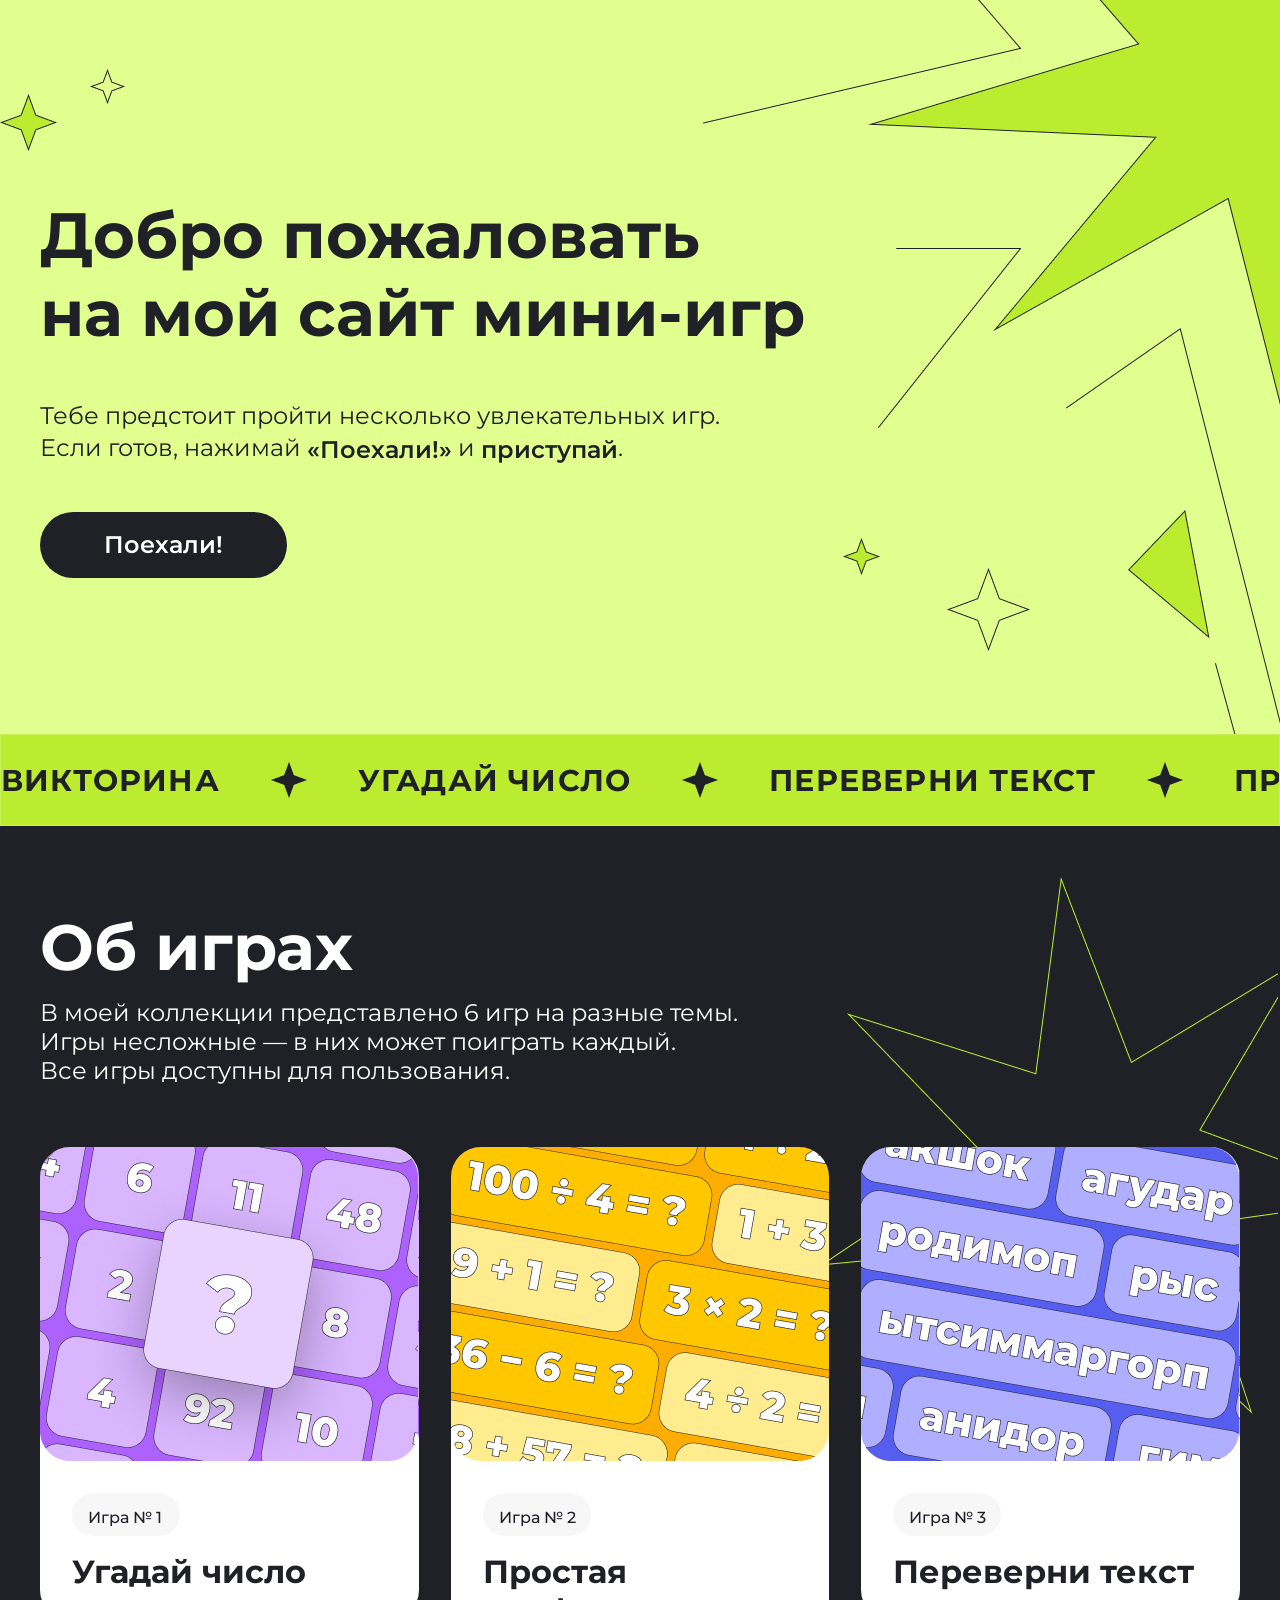
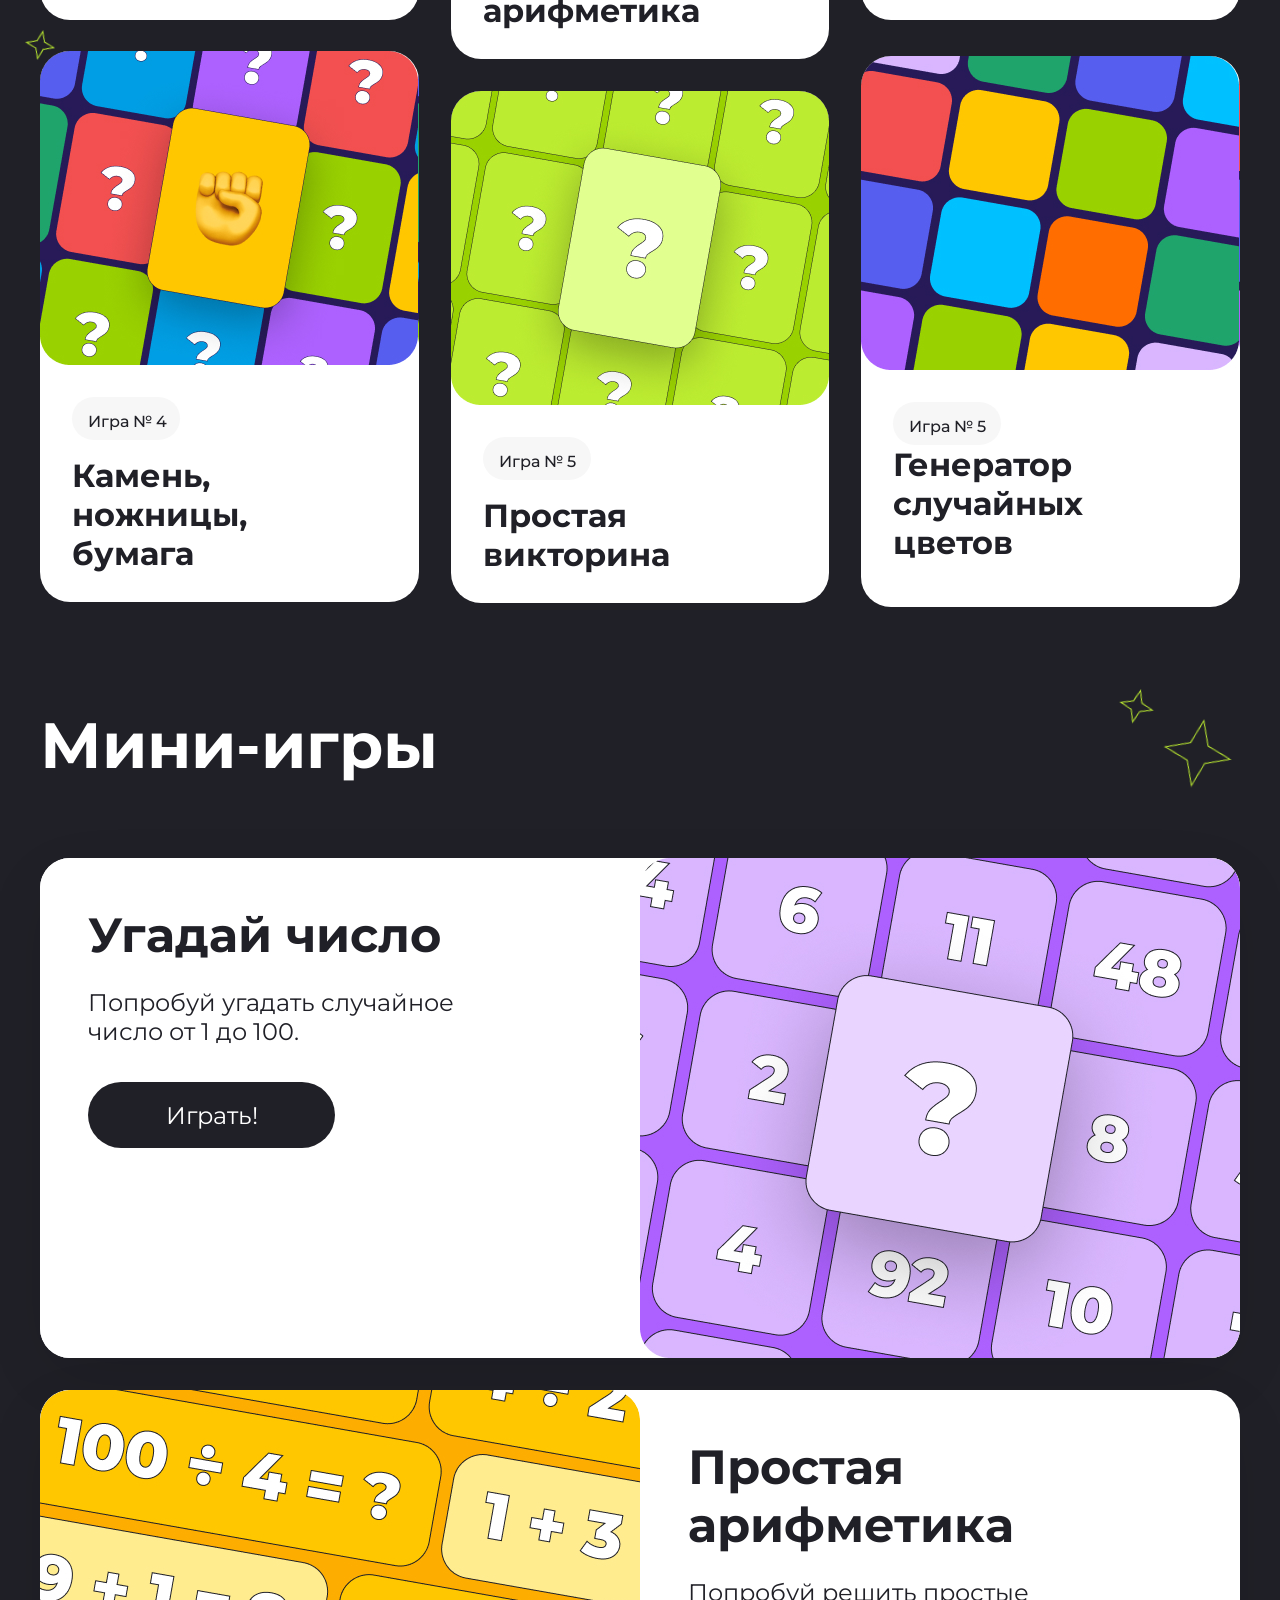
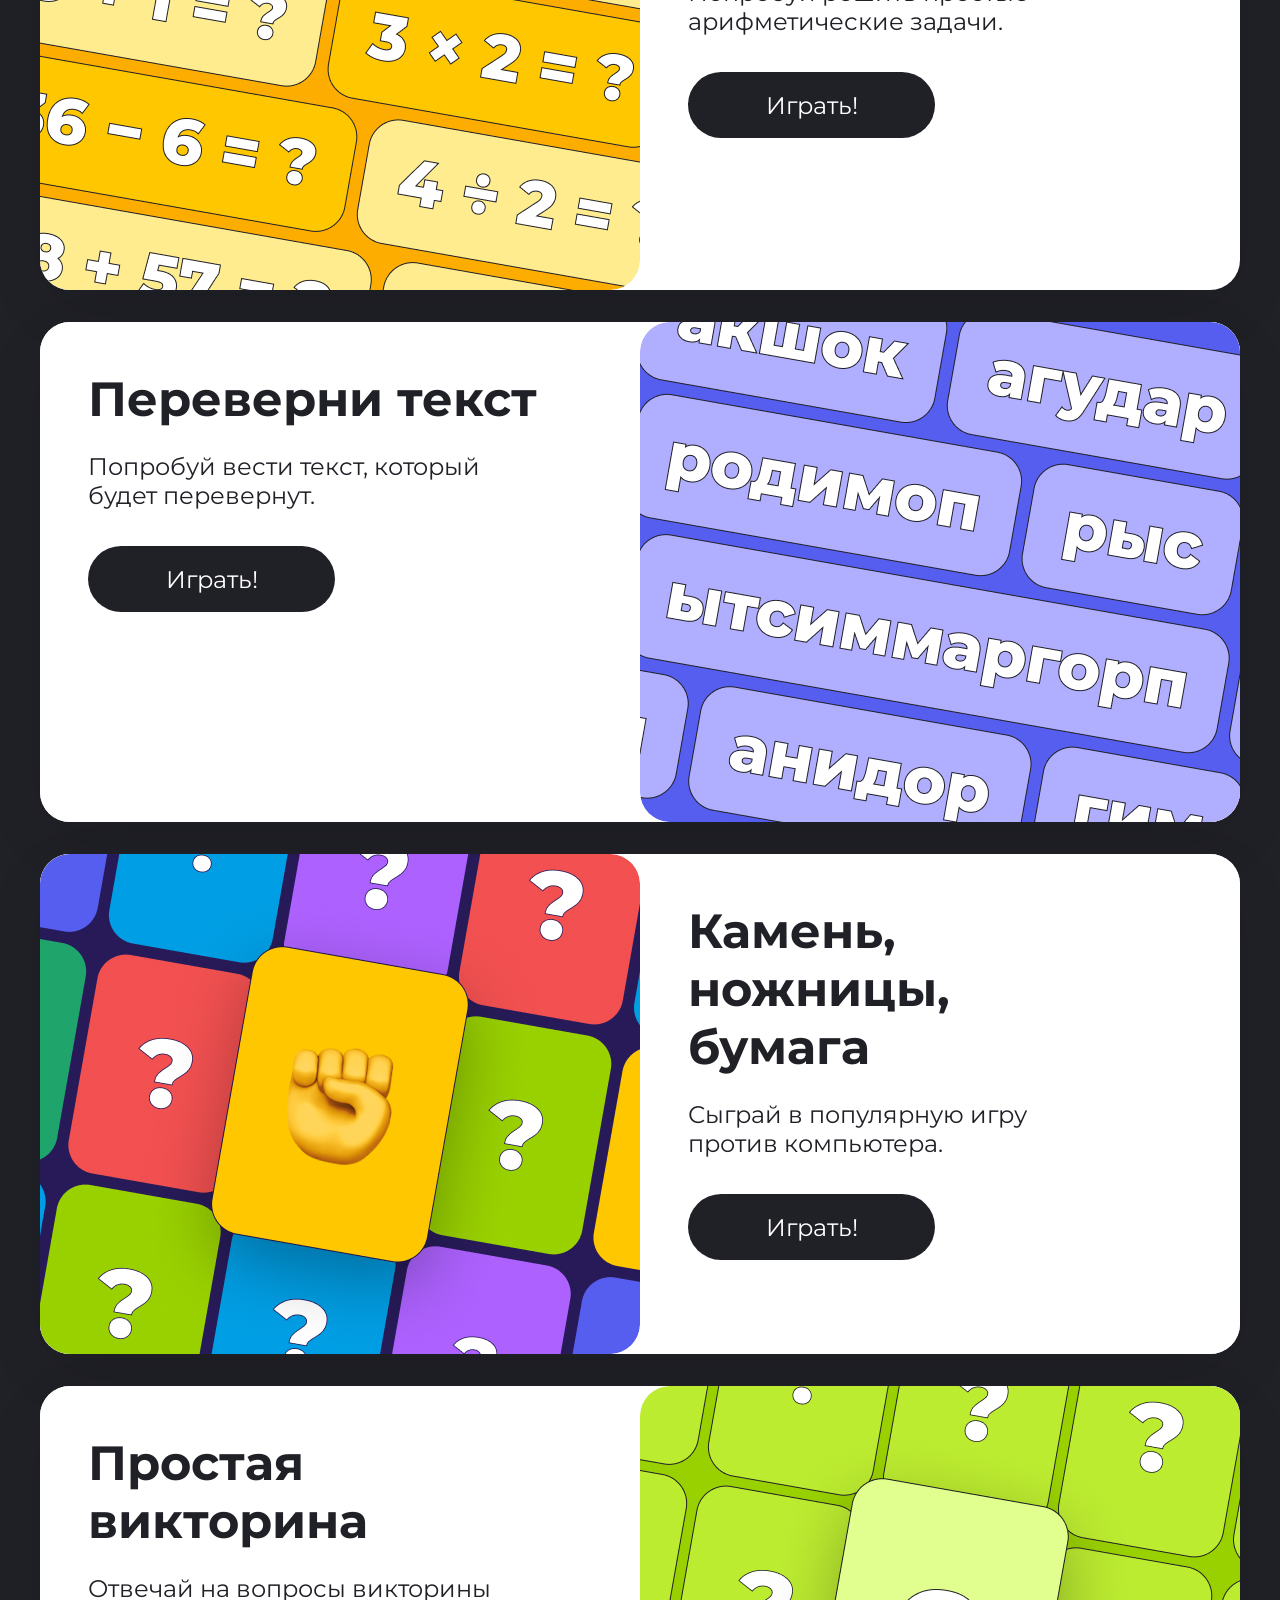
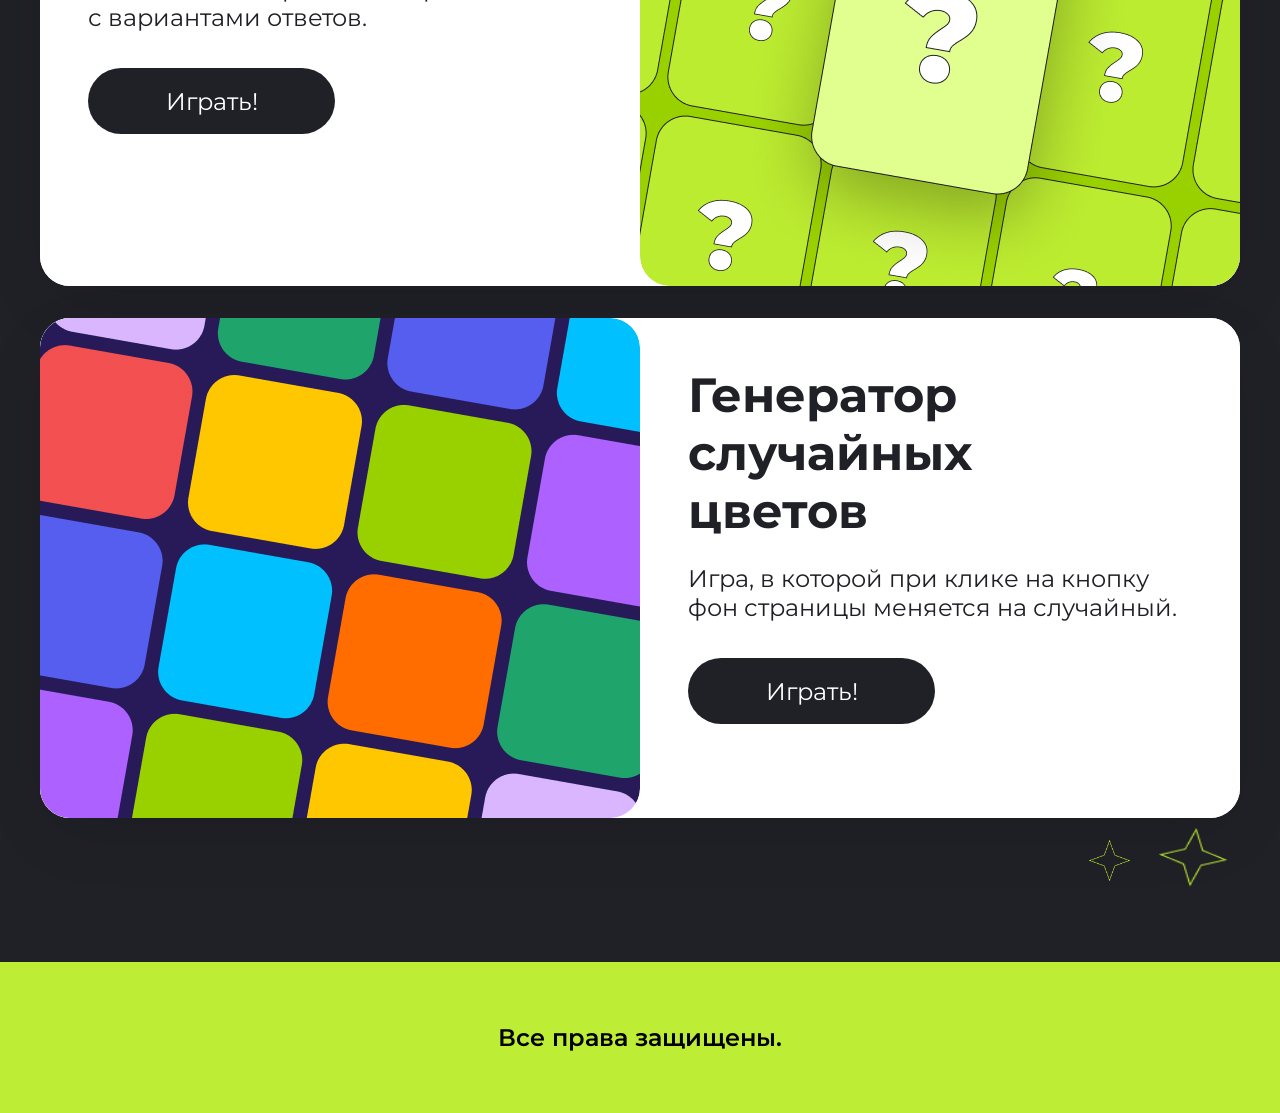
<file: index.html>
<!DOCTYPE html>
<html lang="ru">

<head>
    <meta charset="UTF-8">
    <meta http-equiv="X-UA-Compatible" content="IE=edge">
    <meta name="viewport" content="width=device-width, initial-scale=1.0">
    <title>Мини-игры</title>
    <link rel="preconnect" href="https://fonts.googleapis.com">
    <link rel="preconnect" href="https://fonts.gstatic.com" crossorigin>
    <link href="https://fonts.googleapis.com/css2?family=Montserrat:ital,wght@0,100..900;1,100..900&display=swap"
        rel="stylesheet">
    <link rel="stylesheet" href="./style.css">
</head>

<body>
        <section class="cart ">
        <div class="container">
            <img class="cart__vector" src="./img/Vector.png" alt="Вектор">
            <img class="cart__Start-4" src="./img/Star_4.png" alt="Звезда">
            <img class="cart__vector-4780" src="./img/Vector_4780.png" alt="Вектор">
            <img class="cart__Start-5" src="./img/Star_5.png" alt="Звезда">
            <img class="cart__vector-4781" src="./img/Vector_4781.png" alt="Вектор">
            <img class="cart__Start-3" src="./img/Star_3.png" alt="Звезда">
            <img class="cart__vector-4782" src="./img/Vector_4782.png" alt="Вектор">
            <img class="cart__Start-2" src="./img/Star_2.png" alt="Звезда">
            <img class="cart__vector-4788" src="./img/Vector_4788.png" alt="Вектор">
            <img class="cart__vector-4791" src="./img/Vector_4791.png" alt="Вектор">
        </div>
        <div class="cart-text">
            <h1> Добро пожаловать<br>на мой сайт мини-игр</h1>
            <p>Тебе предстоит пройти несколько увлекательных игр.
                Если готов, нажимай <span>«Поехали!»</span> и <span>приступай</span>.
            </p>
            <a onclick="alert" href="javascript:void(0);" id="startButton" class="cart-text__button">Поехали!</a>
        </div>
    </section>
    

    <section class="lenta">
        <div class="scrolling-container">
            <div class="lenta-content">
                <!-- Список игр -->
                <div class="lenta-content__item lenta-content__item-1">Викторина</div>
                <img class="lenta-content__item lenta-content__Start" src="./img/Star.png" alt="Звезда">

                <div class="lenta-content__item lenta-content__item-2">Угадай число</div>
                <img class="lenta-content__item lenta-content__Start-1" src="./img/Star.png" alt="Звезда">

                <div class="lenta-content__item lenta-content__item-3">Переверни текст</div>
                <img class="lenta-content__item lenta-content__Start-2" src="./img/Star.png" alt="Звезда">

                <div class="lenta-content__item lenta-content__item-4">Простая арифметика</div>
                <img class="lenta-content__item lenta-content__Start-3" src="./img/Star.png" alt="Звезда">

                <div class="lenta-content__item lenta-content__item-5">Камень, ножницы, бумага</div>
                <img class="lenta-content__item lenta-content__Start-4" src="./img/Star.png" alt="Звезда">

                <div class="lenta-content__item lenta-content__item-6">Генератор случайных цветов</div>
                <img class="lenta-content__item lenta-content__Start-5" src="./img/Star.png" alt="Звезда">
            </div>
        </div>
    </section>

    <section class="bloc">
        <img class="bloc__Start-6" src="./img/Star_6.png" alt="Звезда">
        <img class="bloc__Start-11" src="./img/Star_11.png" alt="Звезда">
        <img class="bloc__Start-12" src="./img/Star_12.png" alt="Звезда">
    </section>

    <div class="bloc-catalog">
        <a id="games" class="bloc-name">Об играх</a>
        <p class="bloc-soft">В моей коллекции представлено 6 игр на разные темы.
            <br>Игры несложные — в них может поиграть каждый.
            <br>Все игры доступны для пользования.</p>

                                   
    <section class="card-bloc">
        <div class="card">
            <a href="#numbers" class="card__link-full"></a>
            <div class="card__img card__igra1">
            </div>
            <div class="card__text">
                <a href="#" class="card__name">Игра № 1</a>
                <div class="card__soft">Угадай число</div>
            </div>
        </div>
        <div class="card card--one">
            <a href="#arithmetic" class="card__link-full"></a>
            <div class="card__img1 card__igra2">
            </div>
            <div class="card__text--one">
                <a href="#" class="card__name1">Игра № 2</a>
                <div class="card__soft1">Простая <br>арифметика</div>
            </div>
        </div>
        <div class="card card--two">
            <a href="#flip-text" class="card__link-full"></a>
            <div class="card__img2 card__igra3">
            </div>
            <div class="card__text--two">
                <a href="#" class="card__name2">Игра № 3</a>
                <div class="card__soft2">Переверни текст</div>
            </div>
        </div>
        <div class="card card--three">
            <a href="#rock" class="card__link-full"></a>
            <div class="card__img3 card__igra4">
            </div>
            <div class="card__text--three">
                <a href="#" class="card__name3">Игра № 4</a>
                <div class="card__soft3"> Камень,<br> ножницы,<br>бумага</div>
            </div>
        </div>
        <div class="card card--four">
            <a href="#quiz" class="card__link-full"></a>
            <div class="card__img4 card__igra5">
                </div>
            <div class="card__text--four">
                <a href="#" class="card__name4">Игра № 5</a>
                <div class="card__soft4">Простая<br>викторина</div>
            </div>
        </div>
        <div class="card card--five">
            <a href="#color-generator" class="card__link-full"></a>
             <div class="card__img5 card__igra6">
             </div>
                <div class="card__text--five">
                <a href="#" class="card__name5">Игра № 5</a>
                <div class="card__soft5">Генератор<br>случайных<br>цветов</div>
            </div>
        </div>
       </section>

        <section class="mini-bloc">
            <div class="mini">
            <img class="mini__Start-7" src="./img/Star_7.png" alt="Звезда">
            <a class="mini-name1" id="minigames-section">Мини-игры</a>
            <img class="mini__Start-8" src="./img/Star_8.png" alt="Звезда">
            <div class="mini__card">
                <div class="mini__text">
                    <div id="numbers" class="mini__soft">Угадай число</div>
                    <p class="mini__info">Попробуй угадать случайное<br>число от 1 до 100.</p>
                    <a onclick href="numbers.html" class="mini__button">Играть!</a>
                </div> 
                <div class="mini__img mini__igra1">
                    <a href="#" class="mini__igra1"></a>
                </div>
            </div>
            <div class="mini__card--one">
                <div class="mini__text--one">
                    <div id="arithmetic" class="mini__soft1">Простая<br>арифметика</div>
                    <p class="mini__info1">Попробуй решить простые<br>арифметические задачи.</p>
                    <a onclick href="arithmetic.html" class="mini__button1">Играть!</a>
                </div>
                <div class="mini__img mini__img--one">
                    <a href="#" class="mini__igra2"></a>
                </div>
            </div>
            <div class="mini__card--two">
                <div class="mini__text--two">
                    <div id="flip-text" class="mini__soft2">Переверни текст</div>
                    <p class="mini__info2">Попробуй вести текст, который<br>будет перевернут.</p>
                    <a onclick href="fliptext.html" class="mini__button2">Играть!</a>
                </div>
                <div class="mini__img mini__img--two">
                    <a href="#" class="mini__igra3"></a>
                </div>
            </div>
            <div class="mini__card--three">
                <div class="mini__text--three">
                    <div id="rock" class="mini__soft3">Камень,<br>ножницы,<br>бумага</div>
                    <p class="mini__info3">Сыграй в популярную игру<br>против компьютера.</p>
                    <a onclick href="rock.html" class="mini__button3">Играть!</a>
                </div>
                <div class="mini__img mini__img--three">
                    <a href="#" class="mini__igra4"></a>
                </div>
            </div>
            <div class="mini__card--four">
                <div class="mini__text--four">
                    <div id="quiz" class="mini__soft4">Простая<br>викторина</div>
                    <p class="mini__info4">Отвечай на вопросы викторины<br>с вариантами ответов.</p>
                    <a onclick href="quiz.html" class="mini__button4">Играть!</a>
                </div>
                <div class="mini__img mini__img--four">
                    <a href="#" class="mini__igra5"></a>
                </div>
            </div>
            <div class="mini__card--five">
                <div class="mini__text--five">
                    <div id="color-generator" class="mini__soft5">Генератор<br>случайных<br>цветов</div>
                    <p class="mini__info5">Игра, в которой при клике на кнопку фон страницы меняется на случайный.
                    </p>
                    <a onclick="alert" href="#" class="mini__button5">Играть!</a>
                </div>
                <div class="mini__img mini__img--five">
                    <a href="#" class="mini__igra6"></a>
                </div>
            </div>
        </div>
            <img class="mini-bloc__star mini-bloc__star--12" src="./img/Star_12.png" alt="Звезда">
            <img class="mini-bloc__star mini-bloc__star--9" src="./img/Star_9.png" alt="Звезда">
        </section>
    </div>
    <script>
document.addEventListener('DOMContentLoaded', function() {
     const button = document.getElementById('startButton');
      if (!button) return;
      
      // Функция для плавного скролла к любому элементу
       const scrollToElement = (elementSelector) => { 
        const targetBlock = document.querySelector(elementSelector);
         if (targetBlock) { 
            targetBlock.scrollIntoView({ 
                behavior: 'smooth',
                 block: 'start' });
                  // Обновляем адресную строку без перезагрузки страницы (опционально)
                   history.pushState(null, null, elementSelector);
                 } 
                }; button.addEventListener('click', function(event) {
                     event.preventDefault();
                      // Точка перелома (breakpoint): 
                      // Обычно мобильные устройства имеют ширину до 768px или 992px. 
                      const isMobile = window.innerWidth <= 768; if (isMobile) { 
                        // Если мобильная версия -> скроллим к Мини-играм 
                        scrollToElement('#minigames-section'); 
                    } else { 
                        // Если компьютерная версия -> скроллим к Об играх
                         scrollToElement('#games');
                          } 
                          });
                           });
                            
       </script>
    <footer class="footer">
        <div class="footer__info">
            <p class="footer__text">Все права защищены.</p>
        </div>
    </footer>
</body>

</html>
</file>
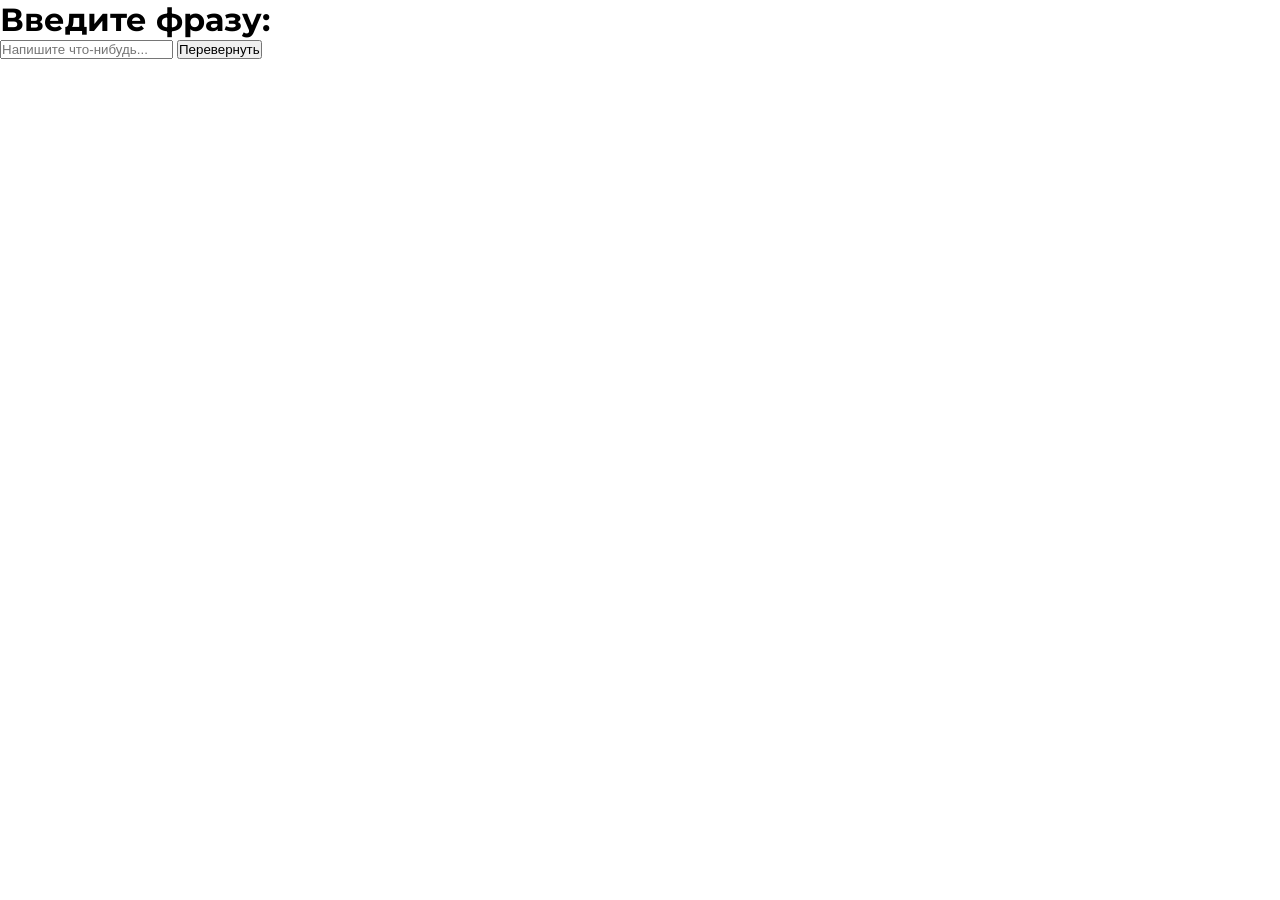
<file: fliptext.html>
<!DOCTYPE html>
<html lang="en">
    <head>
        <meta charset="UTF-8">
        <meta name="viewport" content="width=device-width, initial-scale=1.0">
        <title>Переверни текст</title>
        <link rel="preconnect" href="https://fonts.googleapis.com">
        <link rel="preconnect" href="https://fonts.gstatic.com" crossorigin>
        <link href="https://fonts.googleapis.com/css2?family=Montserrat:ital,wght@0,100..900;1,100..900&display=swap"
            rel="stylesheet">
        <link rel="stylesheet" href="./style.css">
    </head>
<body>
    <h1>Введите фразу:</h1>
    <input type="text" id="userInput" placeholder="Напишите что-нибудь...">
    <button onclick="reverseText()">Перевернуть</button>

    <div id="result"></div>

    <script>
function reverseText() {
            // 1. Получаем текст от пользователя
            const userInput = document.getElementById('userInput').value;

            // 2. Переворачиваем текст
            let reversedText = '';
            for (let i = userInput.length - 1; i >= 0; i--) {
                reversedText += userInput[i];
            }
        
            // 3. Выводим результат
            result.innerHTML = reversedText;
            result.style.color = 'blue'; 
        }
    </script>
</body>
</html>
</file>
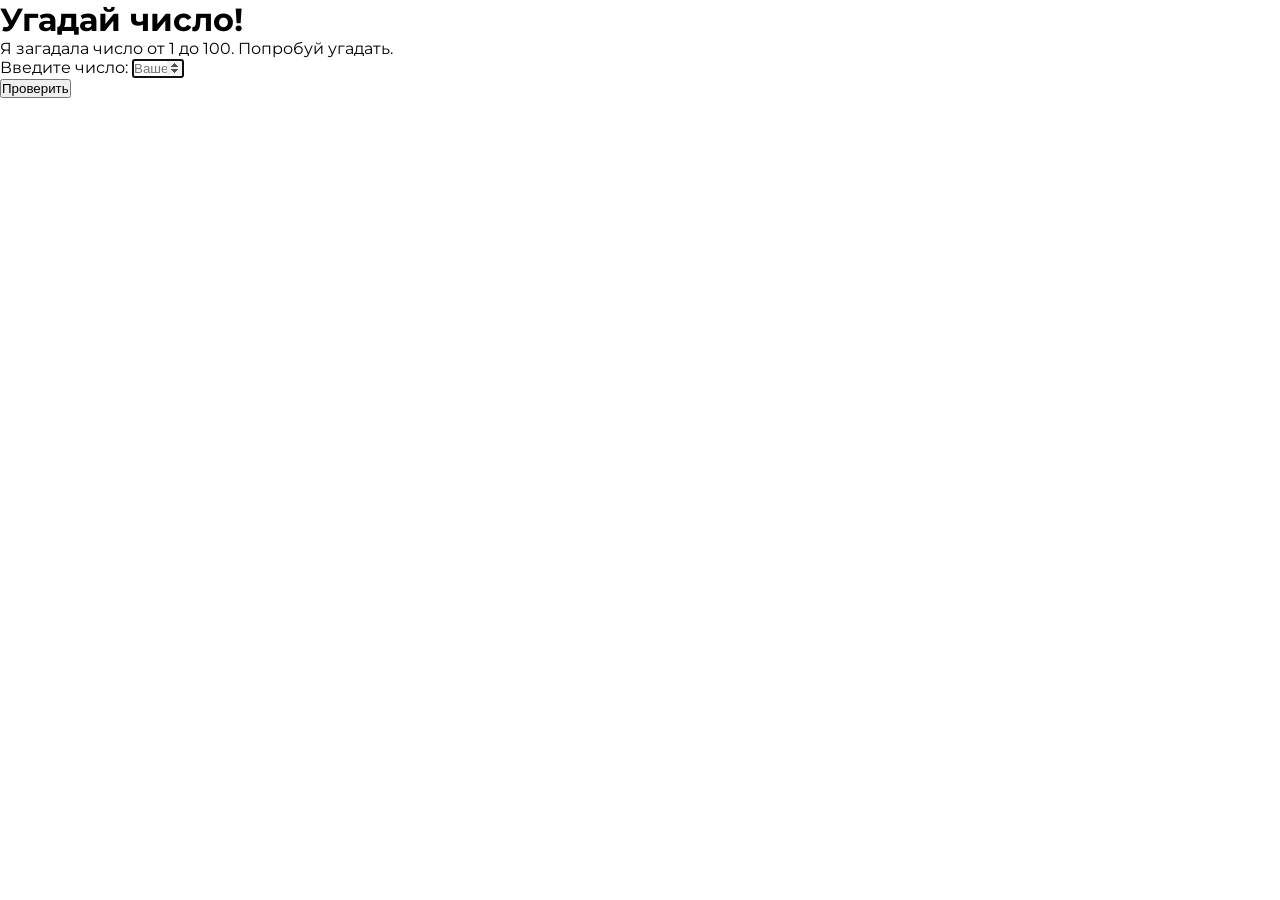
<file: numbers.html>
<!DOCTYPE html>
<html lang="en">
    <head>
        <meta charset="UTF-8">
        <meta name="viewport" content="width=device-width, initial-scale=1.0">
        <title>Угадай число</title>
        <link rel="preconnect" href="https://fonts.googleapis.com">
        <link rel="preconnect" href="https://fonts.gstatic.com" crossorigin>
        <link href="https://fonts.googleapis.com/css2?family=Montserrat:ital,wght@0,100..900;1,100..900&display=swap"
            rel="stylesheet">
        <link rel="stylesheet" href="./style.css">
    </head>

<body>
     <div>
         <h1>Угадай число!</h1>
          <p id="prompt-text">Я загадала число от 1 до 100. Попробуй угадать.</p>
           <div class="form">
             <label for="guessInput">Введите число: </label>
              <input type="number" id="guessInput" placeholder="Ваше число" min="1" max="100" required>
             </div> 
             <button id="checkBtn">Проверить</button>
              <button id="newGameBtn" class="new-game" style="display: none;">Новая игра</button> 
              <div class="result" id="result">

              </div>
             </div>
              <script> 
              // Дожидаемся загрузки DOM 
              document.addEventListener('DOMContentLoaded', function() {
                 const guessInput = document.getElementById('guessInput'); 
                 const checkBtn = document.getElementById('checkBtn');
                  const newGameBtn = document.getElementById('newGameBtn');
                   const resultEl = document.getElementById('result');
                    const promptText = document.getElementById('prompt-text');

                     let secretNumber;
                      let attempts = 0;
                       function startGame() {
                         secretNumber = Math.floor(Math.random() * 100) + 1;
                          attempts = 0;

                           guessInput.value = '';
                            guessInput.disabled = false;
                             checkBtn.style.display = 'inline-block';
                              newGameBtn.style.display = 'none';
                              
                              promptText.textContent = 'Я загадала число от 1 до 100. Попробуй угадать.';
                               resultEl.textContent = '';
                                guessInput.focus();
                             }
                              function checkGuess() { 
                                const guess = parseInt(guessInput.value, 10); 
                                if (isNaN(guess) || guess < 1 || guess > 100) { 
                                    resultEl.textContent = 'Введите число от 1 до 100.'; 
                                    return;
                                 } 
                                 attempts++; 
                                 if (guess < secretNumber) {
                                     resultEl.textContent = `Слишком мало! Попробуй больше. Попыток: ${attempts}`;
                                     } else if (guess > secretNumber) { 
                                        resultEl.textContent = `Слишком много! Попробуй меньше. Попыток: ${attempts}`;
                                     } else {
                                         resultEl.textContent = `Поздравляю! Ты угадал число ${secretNumber} за ${attempts} ${attempts === 1 ? 'попытку' : 'попыток'}.`;
                                          endGame(); 
                                        } 
                                    } 
                                    function endGame() { 
                                        guessInput.disabled = true;
                                         checkBtn.style.display = 'none';
                                          newGameBtn.style.display = 'inline-block';
                                           promptText.textContent = 'Игра завершена!';
                                         } 
                                         function resetGame() {
                                             startGame();
                                             }
                                              // Назначение событий
                                               checkBtn.addEventListener('click', checkGuess);
                                                newGameBtn.addEventListener('click', resetGame); 

                                                // Нажатие Enter в поле ввода
                                                 guessInput.addEventListener('keydown', function(event) {
                                                     if (event.key === 'Enter') { 
                                                        checkGuess();
                                                     } 
                                                    });
                                                     // Запуск первой игры 
                                                     startGame();
                                                      });
                                                       
</script>
</body>
</html>
</file>
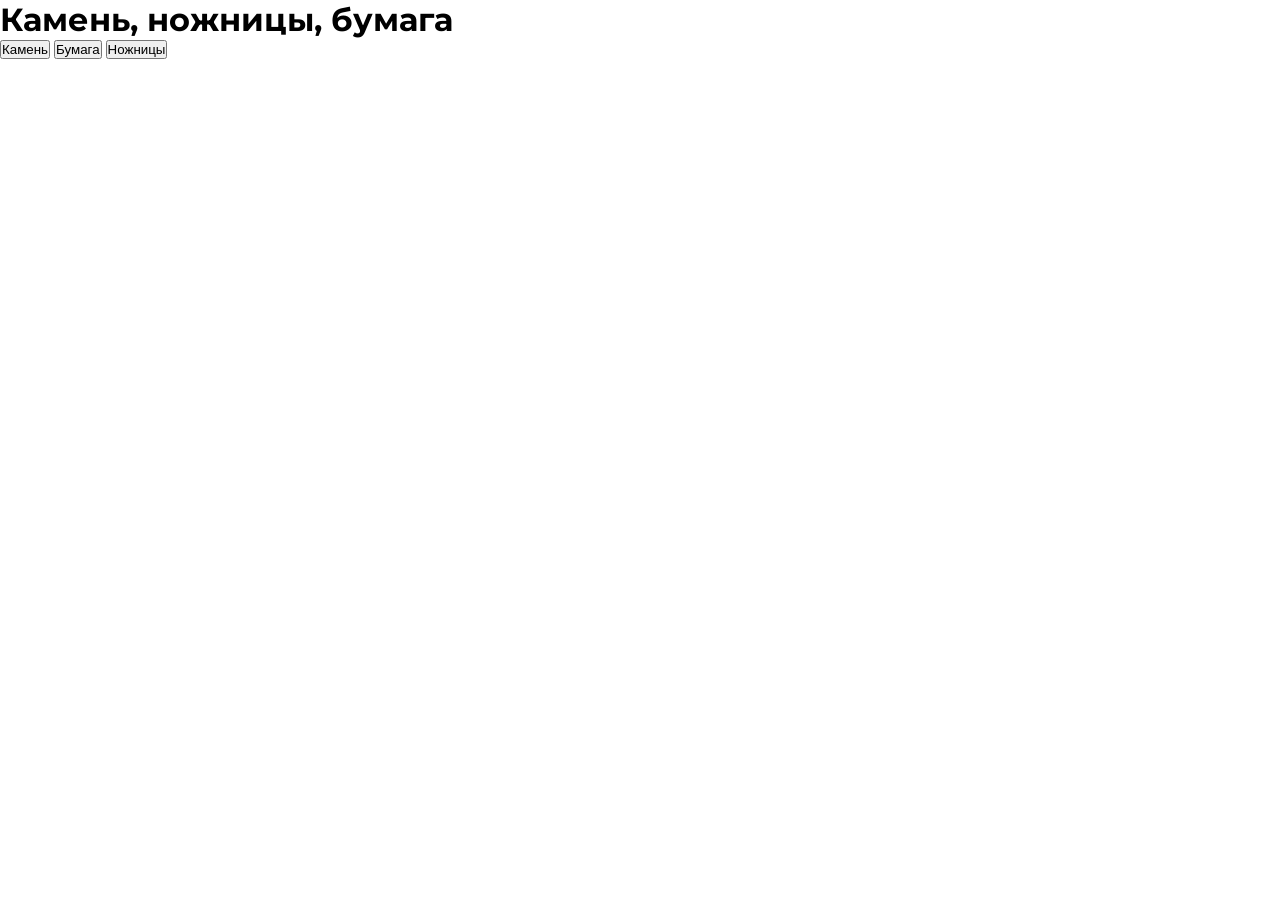
<file: rock.html>
<!DOCTYPE html>
<html lang="en">
<head>
    <head>
        <meta charset="UTF-8">
        <meta name="viewport" content="width=device-width, initial-scale=1.0">
        <title>Камень, ножницы, бумага</title>
        <link rel="preconnect" href="https://fonts.googleapis.com">
        <link rel="preconnect" href="https://fonts.gstatic.com" crossorigin>
        <link href="https://fonts.googleapis.com/css2?family=Montserrat:ital,wght@0,100..900;1,100..900&display=swap"
            rel="stylesheet">
        <link rel="stylesheet" href="./style.css">
    </head>
</head>
<body>
    <h1>Камень, ножницы, бумага</h1>
    <div id="game">
        <button id="rock">Камень</button>
        <button id="paper">Бумага</button>
        <button id="scissors">Ножницы</button>
        <div id="result"></div>
    </div>
    <script>
// Массив с вариантами ходов
const options = ['камень', 'бумага', 'ножницы'];

// Функция для случайного выбора компьютера
function getComputerChoice() {
    const randomIndex = Math.floor(Math.random() * options.length);
    return options[randomIndex];
}

// Функция для определения победителя
function determineWinner(playerChoice, computerChoice) {
    if (playerChoice === computerChoice) {
        return 'Ничья!';
    }
    if (
        (playerChoice === 'камень' && computerChoice === 'ножницы') ||
        (playerChoice === 'бумага' && computerChoice === 'камень') ||
        (playerChoice === 'ножницы' && computerChoice === 'бумага')
    ) {
        return 'Вы выиграли!';
    }
    return 'Вы проиграли!';
}

// Функция для обработки хода игрока
function playRound(playerChoice) {
    // Игрок выбрал ход
    const computerChoice = getComputerChoice();

    // Определяем победителя
    const result = determineWinner(playerChoice, computerChoice);

    // Обновляем отображаемый результат
    document.getElementById('result').textContent = result;

    // Здесь можно добавить логику для обновления счёта
    // Например: updateScore(result === 'Вы выиграли!')
}

// Обработчик кликов на кнопках
document.getElementById('rock').addEventListener('click', () => playRound('камень'));
document.getElementById('paper').addEventListener('click', () => playRound('бумага'));
document.getElementById('scissors').addEventListener('click', () => playRound('ножницы'));

    </script>
</body>
</html>
</file>
<file: style.css>
* {
  padding: 0;
  margin: 0;
  box-sizing: border-box;
}

body {
  /*background-position: center top;*/
  font-family: "Montserrat", Arial;
  /* Добавил запасной шрифт */
}

.cart-text__button:hover,
.mini__button:hover,
.mini__button1:hover,
.mini__button2:hover,
.mini__button3:hover,
.mini__button4:hover,
.mini__button5:hover {
  background-color: #fff;
  color: #050505;
  border: 1px solid rgb(0, 0, 0);
}

.cart {
  background: rgb(225, 255, 143);
  padding-left: calc(50% - 600px);
  padding-right: calc(50% - 600px);
}

.container {
 
  /* position: relative; */
  width: 100%;
  background: #E1FF8F;
}

.cart__vector {
  right: -1px;
  border-width: 1px;
  position: absolute;
  /* width: 413px;
  height: 528px; */
  transform: rotate(0deg);
  opacity: 1;
  top: -5.63%;
  bottom: 92.27%;
}

.cart__Start-4 {
  box-sizing: border-box;
  position: absolute;
  right: 250px;
  top: 568px;
}

.cart__vector-4780 {
  position: absolute;
  top: -30px;
  right: 258px;
}

.cart__Start-5 {
  box-sizing: border-box;
  position: absolute;
  right: 400px;
  top: 538px;
}

.cart__vector-4781 {
  position: absolute;
  right: 258px;
  top: 248px;
}

.cart__Start-3 {
  box-sizing: border-box;
  position: absolute;
  left: 90px;
  top: 69px;
}

.cart__vector-4782 {
  position: absolute;
  right: -2px;
  top: 328px;
}

.cart__Start-2 {
  box-sizing: border-box;
  position: absolute;
  left: 0;
  top: 94px;
}

.cart__vector-4788 {
  position: absolute;
  /*width: 80px;*/
  right: 70px;
  top: 510px;
}

.cart__vector-4791 {
  position: absolute;
  right: 30px;
  top: 663px;
}

.cart-text {
  width: 100%;
  display: flex;
  flex-direction: column;
  align-items: flex-start;
  padding: 0px;
  gap: 48px;
  position: relative;
  z-index: 1;
  padding-top: 196px;
  padding-bottom: 156px;
  padding-left: calc(50% - 600px);
  padding-right: calc(50% - 600px);
}

.cart-text h1 {
  /* Добро пожаловать на мой сайт мини-игр */
  width: 769px;
  height: 156px;
  font-family: "Montserrat";
  font-style: normal;
  font-weight: 700;
  font-size: 64px;
  line-height: 78px;
  color: #202027;
  flex: none;
  order: 0;
  flex-grow: 0;
}

.cart-text p {
  /* Тебе предстоит пройти несколько увлекательных игр. Если готов, нажимай «Поехали!» и приступай. */
  width: 720px;
  height: 64px;
  font-weight: 400;
  font-size: 24px;
  line-height: 32px;
  color: #202027;
  flex: none;
  flex-grow: 0;
}

.cart-text__button {
  text-decoration: none;
  font-family: Montserrat, Arial;
  color: #fff;
  width: 247px;
  height: 66px;
  gap: 10px;
  /* Убрано, так как кнопка не является флекс-контейнером по умолчанию */
  font-weight: 600;
  font-size: 24px;
  line-height: 142%;
  text-align: center;
  padding-top: 16px;
  padding-right: 28px;
  padding-bottom: 16px;
  padding-left: 28px;
  border-radius: 60px;
  background: rgb(32, 32, 39);
  transition: background-color 0.2s ease, transform 0.2s ease;
}

span {
  font-weight: 600;
  font-size: 24px;
  line-height: 32px;
  letter-spacing: 0px;
  vertical-align: middle;
}

.lenta {
  border: 1px solid rgba(255, 255, 255, 0.2);
  top: 710px;
  left: -30px;
  border-width: 1px;
  padding-top: 27px;
  padding-bottom: 27px;
  opacity: 1;
  background: rgb(188, 236, 48);
  backdrop-filter: blur(50px);
}

.lenta-content {
  display: flex;
  gap: 51px;
  font-weight: 700;
  font-size: 30px;
  text-transform: uppercase;
  flex-wrap: nowrap;
  /* Запрещаем перенос на новую строку */
  align-items: center;
  letter-spacing: 0.04em;
  flex: none;
  order: 0;
  flex-grow: 0;
}

.scrolling-container {
  overflow: hidden;
  /* Скрываем все, что выходит за пределы контейнера */
  width: 100%;
  /* Занимает всю доступную ширину родителя */
}

.lenta-content {
  /* ...другие стили... */
  animation: scrollLeft 25s linear infinite;
  /* 25s - скорость прокрутки. Чем больше число, тем медленнее. */
}

.lenta-content__item-1 {
  /* Викторина */
  height: 33px;
  font-style: normal;
  font-weight: 700;
  font-size: 30px;
  line-height: 110%;
  display: flex;
  align-items: center;
  letter-spacing: 0.04em;
  text-transform: uppercase;
  color: #202027;
  flex: none;
  order: 0;
  flex-grow: 0;
}

.lenta-content__Start {
  width: 36px;
  height: 36px;
  flex: none;
  order: 1;
  flex-grow: 0;
}

.lenta-content__item-2 {
  height: 33px;
  font-style: normal;
  font-weight: 700;
  font-size: 30px;
  line-height: 110%;
  display: flex;
  align-items: center;
  letter-spacing: 0.04em;
  text-transform: uppercase;
  color: #202027;
  flex: none;
  order: 2;
  flex-grow: 0;
}

.lenta-content__Start-1 {
  width: 36px;
  height: 36px;
  flex: none;
  order: 3;
  flex-grow: 0;
}

.lenta-content__item-3 {
  /* Переверни текст */
  height: 33px;
  font-style: normal;
  font-weight: 700;
  font-size: 30px;
  line-height: 110%;
  display: flex;
  align-items: center;
  letter-spacing: 0.04em;
  text-transform: uppercase;
  color: #202027;
  /* Inside auto layout */
  flex: none;
  order: 4;
  flex-grow: 0;
}

.lenta-content__Start-2 {
  width: 36px;
  height: 36px;
  flex: none;
  order: 5;
  flex-grow: 0;
}

.lenta-content__item-4 {
  height: 32px;
  /* Простая арифметика */
  font-style: normal;
  font-weight: 700;
  font-size: 30px;
  line-height: 110%;
  display: flex;
  align-items: center;
  letter-spacing: 0.04em;
  text-transform: uppercase;
  color: #202027;
  flex: none;
  order: 6;
  flex-grow: 0;
}

.lenta-content__Start-3 {
  width: 36px;
  height: 36px;
  flex: none;
  order: 7;
  flex-grow: 0;
}

.lenta-content__item-5 {
  /* Камень, ножницы, бумага */
  height: 33px;
  font-family: "Montserrat";
  font-style: normal;
  font-weight: 700;
  font-size: 30px;
  line-height: 110%;
  display: flex;
  align-items: center;
  letter-spacing: 0.04em;
  text-transform: uppercase;
  color: #202027;
  flex: none;
  order: 8;
  flex-grow: 0;
}

.lenta-content__Start-4 {
  width: 36px;
  height: 36px;
  flex: none;
  order: 9;
  flex-grow: 0;
}

.lenta-content__item-6 {
  font-style: normal;
  font-weight: 700;
  font-size: 30px;
  line-height: 110%;
  align-items: center;
  letter-spacing: 0.04em;
  text-transform: uppercase;
  color: #202027;
  flex: none;
  order: 10;
  flex-grow: 0;
  width: 588px;
  height: 33px;
}

.lenta-content__Start-5 {
  width: 36px;
  height: 36px;
  flex: none;
  order: 11;
  flex-grow: 0;
}

.bloc {
  width: 100%;
  /* Ключевое изменение */
  background: #202027;
}

.bloc__Start-6 {
  right: 0;
  box-sizing: border-box;
  position: absolute;
  right: 2px;
  top: 877px;
  transform: rotate(0deg);
}

.bloc__Start-11 {
  box-sizing: border-box;
  position: absolute;
  width: 31.34px;
  height: 31.34px;
  left: 25px;
  top: 1630px;
  transform: rotate(5.45deg);
}

.bloc__Start-12 {
  box-sizing: border-box;
  position: absolute;
  width: 54.6px;
  height: 54.6px;
  left: 40px;
  top: 1691px;
  transform: rotate(5.45deg);
}

.bloc-catalog {
  padding: 94px 119px 144px 120px;
  opacity: 1;
  left: 0px;
  top: 800px;
  background: #202027;
  padding-left: calc(50% - 600px);
  padding-right: calc(50% - 600px);
}

.bloc-name {
  padding-bottom: 24px;
  height: 78px;
  font-family: "Montserrat";
  font-style: normal;
  font-weight: 700;
  font-size: 64px;
  display: flex;
  align-items: center;
  color: #FFFFFF;
  flex: none;
  order: 0;
  flex-grow: 0;
}

.bloc-soft {
  padding-bottom: 62px;
  /* В моей коллекции представлено 6 игр на разные темы.?Игры несложные — в них может поиграть каждый. Все игры доступны для пользования. */
  color: white;
  width: 100%;
  font-size: 24px;
}

.card-bloc {
  display: grid;
  grid-template-columns: repeat(3, 1fr);
  /* Три одинаковые колонки */
  gap: 32px;
  /* Расстояние между карточками */
  position: relative;
  justify-content: center;
  padding-left: calc(50% - 600px);
  padding-right: calc(50% - 600px);
}

.card__link-full {
  position: absolute;
  top: 0;
  left: 0;
  width: 100%;
  height: 100%;
  z-index: 1;
  /* Поднимает ссылку над текстом */
}

.card {
  position: relative;
  display: flex;
  flex-direction: column;
  align-items: flex-start;
  transition: transform 0.3s ease;
  /* Плавное масштабирование */
}

.card:hover {
  transform: scale(1.05);
  /* Увеличение на 5% */
}

.card--one,
.card--two {
  z-index: 1000;
}

.card--three {
  display: flex;
  flex-direction: column;
  align-items: flex-start;
  transform: translateY(-40px);
  /* width: 378px;*/
}

.card--four {
  display: flex;
  flex-direction: column;
  align-items: flex-start;
  /*width: 378px;*/
}

.bloc-card_5 {
  transform: translateY(-40px);
}

.card__img {
  width: 100%;
  height: 314px;
  background-image: url("./img/igra_1.jpg");
  border-top-left-radius: 30px;
  border-top-right-radius: 30px;
  flex: none;
  order: 0;
  align-self: stretch;
  flex-grow: 0;
}

.card__img1 {
  width: 100%;
  height: 314px;
  background-image: url("./img/igra_2.jpg");
  border-top-left-radius: 30px;
  border-top-right-radius: 30px;
  flex: none;
  order: 0;
  align-self: stretch;
  flex-grow: 0;
}

.card__img2 {
  width: 100%;
  height: 314px;
  background-image: url("./img/igra_3.jpg");
  border-top-left-radius: 30px;
  border-top-right-radius: 30px;
  flex: none;
  order: 0;
  align-self: stretch;
  flex-grow: 0;
}

.card__img3 {
  width: 100%;
  height: 314px;
  background-image: url("./img/igra_4.jpg");
  border-top-left-radius: 30px;
  border-top-right-radius: 30px;
  flex: none;
  order: 0;
  align-self: stretch;
  flex-grow: 0;
}

.card__img4 {
  width: 100%;
  height: 314px;
  background-image: url("./img/igra_5.jpg");
  border-top-left-radius: 30px;
  border-top-right-radius: 30px;
  flex: none;
  order: 0;
  align-self: stretch;
  flex-grow: 0;
}

.card__img5 {
  transform: translateY(-35px);
  width: 100%;
  height: 314px;
  background-image: url("./img/igra_6.jpg");
  border-top-left-radius: 30px;
  border-top-right-radius: 30px;
  flex: none;
  order: 0;
  align-self: stretch;
  flex-grow: 0;
}

.card__igra .card__igra1 {
  text-decoration: none;
}

.card__text,
.card__text--two {
  background: white;
  display: flex;
  flex-direction: column;
  align-items: flex-start;
  padding: 32px 32px 36px;
  gap: 16px;
  width: 100%;
  height: 159px;
  border-bottom-left-radius: 30px;
  border-bottom-right-radius: 30px;
}

.card__text--one,
.card__text--four {
  background: white;
  display: flex;
  flex-direction: column;
  align-items: flex-start;
  padding: 32px 32px 36px;
  gap: 16px;
  width: 100%;
  height: 198px;
  border-bottom-left-radius: 30px;
  border-bottom-right-radius: 30px;
}

.card__text--three {
  background: white;
  display: flex;
  flex-direction: column;
  align-items: flex-start;
  padding: 32px 32px 36px;
  gap: 16px;
  width: 100%;
  height: 237px;
  border-bottom-left-radius: 30px;
  border-bottom-right-radius: 30px;
}

.card__text--five {
  transform: translateY(-35px);
  background: white;
  display: flex;
  flex-direction: column;
  align-items: flex-start;
  padding: 32px 32px 36px;
  width: 100%;
  height: 237px;
  border-bottom-left-radius: 30px;
  border-bottom-right-radius: 30px;
}

.card__name,
.card__name1,
.card__name2,
.card__name3,
.card__name4,
.card__name5 {
  text-decoration: none;
  font-style: normal;
  font-weight: 500;
  font-size: 16px;
  line-height: 110%;
  display: flex;
  align-items: flex-end;
  color: #202027;
  flex: none;
  order: 0;
  flex-grow: 0;
  padding: 16px 8px 9px 16px;
  width: 108px;
  background: #F7F7F7;
  border-radius: 52.5825px;
  flex: none;
  order: 0;
  flex-grow: 0;
}

.card__soft {
  text-decoration: none;
  width: 314px;
  height: 39px;
  font-weight: 700;
  font-size: 32px;
  line-height: 39px;
  display: flex;
  align-items: center;
  color: #202027;
  flex: none;
  order: 1;
  align-self: stretch;
  flex-grow: 0;
}

.card__soft1 {
  text-decoration: none;
  width: 314px;
  height: 39px;
  font-style: normal;
  font-weight: 700;
  font-size: 32px;
  line-height: 39px;
  display: flex;
  color: #202027;
  flex: none;
  order: 1;
  align-self: stretch;
  flex-grow: 0;
}

.card__soft2 {
  width: 314px;
  height: 39px;
  font-style: normal;
  font-weight: 700;
  font-size: 32px;
  line-height: 39px;
  /* identical to box height */
  display: flex;
  align-items: center;
  color: #202027;
  flex: none;
  order: 1;
  align-self: stretch;
  flex-grow: 0;
}

.card__soft3 {
  width: 314px;
  height: 117px;
  font-style: normal;
  font-weight: 700;
  font-size: 32px;
  line-height: 39px;
  display: flex;
  align-items: center;
  color: #202027;
  flex: none;
  order: 1;
  align-self: stretch;
  flex-grow: 0;
}

.card__soft4 {
  width: 314px;
  height: 78px;
  font-weight: 700;
  font-size: 32px;
  line-height: 39px;
  display: flex;
  align-items: center;
  color: #202027;
  flex: none;
  order: 1;
  align-self: stretch;
  flex-grow: 0;
}

.card__soft5 {
  width: 314px;
  height: 117px;
  font-style: normal;
  font-weight: 700;
  font-size: 32px;
  line-height: 39px;
  display: flex;
  align-items: center;
  color: #202027;
  flex: none;
  order: 1;
  align-self: stretch;
  flex-grow: 0;
}

.mini {
  background: #202027;
  display: flex;
  flex-direction: column;
  align-items: flex-start;
  gap: 32px;
  padding-left: calc(50% - 600px);
  padding-right: calc(50% - 600px);
}

.mini__Start-7 {
  position: absolute;
  padding-top: 47px;
  width: 35.15px;
  right: 123px;
  transform: rotate(7.08deg);
}

.mini__Start-8 {
  position: absolute;
  padding-top: 77px;
  width: 68.86px;
  right: 44px;
  transform: rotate(5.45deg);
}

.mini-name1 {
  padding-top: 64px;
  padding-bottom: 42px;
  /* Мини-игры */
  font-weight: 700;
  font-size: 64px;
  display: flex;
  align-items: center;
  color: #FFFFFF;
}

.mini__card {
  display: flex;
  flex-direction: row;
  padding: 0px;
  width: 100%;
  background: #FFFFFF;
  box-shadow: 0px 20px 67px -12px rgba(0, 0, 0, 0.13);
  border-radius: 30px;
  flex-wrap: wrap;
  align-content: center;
  justify-content: space-between;
  border-bottom-left-radius: 30px;
  border-bottom-right-radius: 30px;
}

.mini__card--one {
  display: flex;
  flex-direction: row-reverse;
  padding: 0px;
  width: 100%;
  background: #FFFFFF;
  box-shadow: 0px 20px 67px -12px rgba(0, 0, 0, 0.13);
  border-radius: 30px;
  align-content: center;
  justify-content: space-between;
}

.mini__card--two {
  display: flex;
  flex-direction: row;
  padding: 0px;
  width: 100%;
  background: #FFFFFF;
  box-shadow: 0px 20px 67px -12px rgba(0, 0, 0, 0.13);
  border-radius: 30px;
  align-content: center;
  justify-content: space-between;
}

.mini__card--three {
  display: flex;
  flex-direction: row-reverse;
  padding: 0px;
  width: 100%;
  background: #FFFFFF;
  box-shadow: 0px 20px 67px -12px rgba(0, 0, 0, 0.13);
  border-radius: 30px;
  align-content: center;
  justify-content: space-between;
}

.mini__card--four {
  display: flex;
  flex-direction: row;
  padding: 0px;
  width: 100%;
  background: #FFFFFF;
  box-shadow: 0px 20px 67px -12px rgba(0, 0, 0, 0.13);
  border-radius: 30px;
  align-content: center;
  justify-content: space-between;
}

.mini__card--five {
  display: flex;
  flex-direction: row-reverse;
  padding: 0px;
  width: 100%;
  background: #FFFFFF;
  box-shadow: 0px 20px 67px -12px rgba(0, 0, 0, 0.13);
  border-radius: 30px;
  align-content: center;
  justify-content: space-between;
}

.mini__img {
  /* Обложка карточки */
  width: 50%;
  height: 500px;
  /* Inside auto layout */
  flex: none;
  order: 1;
  flex-grow: 0;
  background-image: url("./img/mini__img.jpg");
  border-top-right-radius: 30px;
  border-bottom-right-radius: 30px;
}

.mini__img--one {
  /* Обложка карточки */
  width: 50%;
  height: 500px;
  flex: none;
  flex-grow: 0;
  background-image: url("./img/mini__img--one.jpg");
  border-radius: 30px;
}

.mini__img--two {
  /* Обложка карточки */
  width: 50%;
  height: 500px;
  flex: none;
  flex-grow: 0;
  background-image: url("./img/mini__img--two.jpg");
  border-radius: 30px;
}

.mini__img--three {
  /* Обложка карточки */
  width: 50%;
  height: 500px;
  flex: none;
  flex-grow: 0;
  background-image: url("./img/mini__img--three.jpg");
  border-radius: 30px;
}

.mini__img--four {
  /* Обложка карточки */
  width: 50%;
  height: 500px;
  flex: none;
  flex-grow: 0;
  background-image: url("./img/mini__img--four.jpg");
  border-radius: 30px;
}

.mini__img--five {
  /* Обложка карточки */
  width: 50%;
  height: 500px;
  flex: none;
  flex-grow: 0;
  background-image: url("./img/mini__img--five.jpg");
  border-radius: 30px;
}

.mini__text {
  background: white;
  display: flex;
  flex-direction: column;
  align-items: flex-start;
  padding: 48px 48px 203px 48px;
  width: 50%;
  border-radius: 30px;
}

.mini__text--one {
  display: flex;
  flex-direction: column;
  width: 50%;
  border-radius: 30px;
  padding: 48px 48px 144px 48px;
  border-top-left-radius: 30px;
  border-bottom-left-radius: 30px;
}

.mini__text--two {
  background: white;
  display: flex;
  flex-direction: column;
  align-items: flex-start;
  padding: 48px 48px 203px 48px;
  border-radius: 30px;
  width: 50%;
}

.mini__text--three {
  background: white;
  display: flex;
  flex-direction: column;
  border-radius: 30px;
  padding: 48px 48px 85px 48px;
  width: 50%;
}

.mini__text--four {
  background: white;
  display: flex;
  flex-direction: column;
  border-radius: 30px;
  padding: 48px 48px 144px 48px;
  width: 50%;
}

.mini__text--five {
  background: white;
  display: flex;
  flex-direction: column;
  border-radius: 30px;
  padding: 48px 48px 85px 48px;
  width: 50%;
}

.mini__soft,
.mini__soft1,
.mini__soft3,
.mini__soft5 {
  padding-bottom: 24px;
  width: 504px;
  font-weight: 700;
  font-size: 48px;
  color: #202027;
}

.mini__soft2,
.mini__soft4 {
  width: 505px;
  padding-bottom: 24px;
  font-weight: 700;
  font-size: 48px;
  color: #202027;
}

.mini__info,
.mini__info1,
.mini__info2,
.mini__info3,
.mini__info4,
.mini__info5 {
  width: 100%;
  font-size: 24px;
  color: #202027;
  padding-bottom: 36px;
}

.mini__button,
.mini__button1,
.mini__button2,
.mini__button3,
.mini__button4,
.mini__button5 {
  color: white;
  text-decoration: none;
  display: flex;
  flex-direction: row;
  justify-content: center;
  align-items: center;
  gap: 10px;
  width: 247px;
  height: 66px;
  font-size: 24px;
  background: #202027;
  border-radius: 60px;
}

.mini-bloc__star--12 {
  position: absolute;
  padding-top: 10px;
  width: 69px;
  height: 69px;
  right: 52px;
}

.mini-bloc__star--9 {
  position: absolute;
  width: 41px;
  height: 41px;
  right: 150px;
  top: 5640Px;
}

.footer {
  padding-left: calc(50% - 600px);
  padding-right: calc(50% - 600px);
  background: #BDED35;
  width: 100%;
}

.footer__text {
  padding: 61px 60px;
  left: calc(50% - 142.5px + 0.5px);
  font-style: normal;
  font-weight: 600;
  font-size: 24px;
  line-height: 29px;
  display: flex;
  justify-content: center;
  text-align: center;
  color: #000000;
}

/* Ключевые кадры анимации */
@keyframes scrollLeft {
  from {
    transform: translateX(100%);
    /* Стартовая позиция - сдвинут вправо на свою ширину */
  }

  to {
    transform: translateX(-100%);
    /* Конечная позиция - сдвинут влево на свою ширину */
  }
}

/* Стили для экранов с шириной до 767 пикселей */
@media (max-width: 767px) {
  .cart-text__button:hover {
    transform: translateY(-2px);
  }

  .cart-text__button:active,
  .cart-text__button:focus,
  .mini__button:active,
  .mini__button:focus,
  .mini__button1:active,
  .mini__button1:focus,
  .mini__button2:active,
  .mini__button2:focus,
  .mini__button3:active,
  .mini__button3:focus,
  .mini__button4:active,
  .mini__button4:focus,
  .mini__button5:active,
  .mini__button5:focus {
    outline: none;
    /* Убираем синюю рамку вокруг кнопки */
    transform: translateY(0);
  }

  .cart {
    padding-left: calc(50% - 171.5px);
    padding-right: calc(50% - 171.5px);
  }

  .container {
    max-width: 100%;
    /* Занимает всю доступную ширину */
  }

  .cart__vector {
    position: absolute;
    top: -25px;
    right: -10px;
    width: 223px;
    height: 238px;
  }

  .cart__vector-4780,
  .cart__vector-4781,
  .cart__vector-4782,
  .cart__vector-4788,
  .cart__vector-4791 {
    display: none;
  }

  .cart__Start-4 {
    width: 39px;
    right: 0px;
    top: 580px;
  }

  .cart__Start-5 {
    width: 18px;
    right: 50px;
    top: 567px;
  }

  /* Текст корзины */
  .cart-text {
    padding-left: calc(50% - 171.5px);
    padding-right: calc(50% - 171.5px);
    padding-top: 147px;
    padding-bottom: 131px;
  }

  /* Заголовок H1 внутри текста корзины */
  .cart-text h1 {
    width: 262px;
    height: 196px;
    font-size: 40px;
    line-height: 1.4em;
    margin: 0 auto;
    text-align: center;
  }

  /* Параграф внутри текста корзины */
  .cart-text p {
    width: 296px;
    height: 60px;
    font-size: 16px;
    line-height: 1.6em;
    text-align: center;
    margin: 0 auto;
  }

  /* Кнопка: растянута на всю ширину родителя */
  .cart-text__button {
    font-size: 16px;
    margin-top: 36px;
    width: 285px;
    height: 55px;
    padding: 16px 103px 16px 103px;
    display: flex;
    justify-content: center;
    align-items: center;
    margin: 0 auto;
    /* Центрирует кнопку относительно родителя */
  }

  span {
    font-size: 16px;
  }

  .bloc-catalog {
    padding: 16px 0px 16px 9px;
    padding-left: calc(50% - 171.5px);
    padding-right: calc(50% - 171.5px);
    overflow: hidden;
  }

  .bloc-name {
    display: none;
  }

  .bloc-soft {
    display: none;
  }

  .card-bloc {
    display: none;
  }

  .card {
    flex-direction: column;
    /* Вертикальное расположение элементов */
    align-items: stretch;
    /* Чтобы картинка и текст занимали всю ширину */
    height: auto;
    /* Высота карточки подстраивается под контент */
  }

  /* 3. Стили для изображения внутри карточки */
  .card__img,
  .card__img1,
  .card__img2,
  .card__img3,
  .card__img4,
  .card__img5 {
    width: 100%;
    /* Картинка занимает всю ширину карточки */
    height: auto;
    /* Высота подстраивается, чтобы сохранить пропорции */
    border-radius: 30px 30px 0 0;
    /* Скругляем только верхние углы */
    -o-object-fit: cover;
    object-fit: cover;
    /* Изображение будет масштабироваться без искажений */
  }

  /* 4. Стили для текстового блока внутри карточки */
  .card__text,
  .card__text--one,
  .card__text--two,
  .card__text--three,
  .card__text--four,
  .card__text--five {
    width: 100%;
    /* Текстовый блок занимает всю ширину карточки */
    padding: 24px;
    /* Уменьшаем внутренние отступы для мобайла */
    border-radius: 0 0 30px 30px;
    /* Скругляем только нижние углы */
  }

  .lenta {
    top: 649px;
    position: absolute;
    left: 50%;
    transform: translateX(-50%);
    max-width: 100%;
    /* Не вылезать за края экрана */
    padding: 16px 24px;
  }

  .lenta-content {
    gap: 6px;
  }

  .lenta-content__item-1 {
    /* Викторина */
    height: 18px;
    font-size: 16px;
  }

  .lenta-content__Start {
    width: 19px;
    height: 19px;
  }

  .lenta-content__item-2 {
    height: 18px;
    font-size: 16px;
  }

  .lenta-content__Start-1 {
    width: 19px;
    height: 19px;
  }

  .lenta-content__item-3 {
    height: 18px;
    font-size: 16px;
  }

  .lenta-content__Start-2 {
    width: 19px;
    height: 19px;
  }

  .lenta-content__item-4 {
    height: 18px;
    font-size: 16px;
  }

  .lenta-content__Start-3 {
    width: 19px;
    height: 19px;
  }

  .lenta-content__item-5 {
    height: 18px;
    font-size: 16px;
  }

  .lenta-content__Start-4 {
    width: 19px;
    height: 19px;
  }

  .lenta-content__item-6 {
    height: 18px;
    font-size: 16px;
  }

  .lenta-content__Start-5 {
    width: 19px;
    height: 19px;
  }

  .bloc {
    background: #202027;
  }

  .bloc__Start-6 {
    display: none;
  }

  .bloc__Start-11 {
    display: none;
  }

  .bloc__Start-12 {
    display: none;
  }

  .mini {
    gap: 24px;
    padding-left: calc(50% - 171.5px);
    padding-right: calc(50% - 171.5px);
  }

  .mini__Start-7 {
    display: none;
  }

  .mini__Start-8 {
    display: none;
  }

  .mini-bloc__star--12 {
    display: none;
  }

  .mini-bloc__star--9 {
    display: none;
  }

  .mini__card {
    display: flex;
    flex-direction: column-reverse;
    align-items: flex-start;
    height: 528px;
  }

  .mini__card--one {
    display: flex;
    flex-direction: column-reverse;
    align-items: flex-start;
    height: 567px;
  }

  .mini__card--two {
    display: flex;
    flex-direction: column-reverse;
    align-items: flex-start;
    height: 567px;
  }

  .mini__card--three {
    display: flex;
    flex-direction: column-reverse;
    align-items: flex-start;
    height: 606px;
  }

  .mini__card--four {
    display: flex;
    flex-direction: column-reverse;
    align-items: flex-start;
    height: 567px;
  }

  .mini__card--five {
    display: flex;
    flex-direction: column-reverse;
    align-items: flex-start;
    height: 626px;
  }

  .mini-name1 {
    padding-top: 48px;
    padding-bottom: 24px;
    /* Мини-игры */
    font-size: 40px;
  }

  .mini__img,
  .mini__img--one,
  .mini__img--two,
  .mini__img--three,
  .mini__img--four,
  .mini__img--five {
    /* Обложка карточки */
    height: 284px;
    width: 100%;
    border-top-left-radius: 30px;
  }

  .mini__text {
    width: 100%;
    /* Занимает всю ширину карточки, а не 249px */
    min-height: 40px;
    font-size: 16px;
    line-height: 20px;
    display: flex;
    align-items: center;
    padding: 29px 29px 32px 32px;
    /* Боковые отступы как у текстовых блоков ниже */
    box-sizing: border-box;
  }

  .mini__text--one {
    /*padding: 48px;*/
    box-sizing: border-box;
    padding: 29px 29px 29px 32px;
  }

  .mini__text--two {
    display: flex;
    flex-direction: column;
    align-items: flex-start;
    padding: 29px 29px 29px 32px;
  }

  .mini__text--three {
    display: flex;
    flex-direction: column;
    padding: 29px 29px 29px 32px;
  }

  .mini__text--four {
    display: flex;
    flex-direction: column;
    padding: 29px 29px 29px 32px;
  }

  .mini__text--five {
    display: flex;
    flex-direction: column;
    padding: 29px 29px 29px 32px;
  }

  .mini__soft,
  .mini__soft1,
  .mini__soft2,
  .mini__soft3,
  .mini__soft4,
  .mini__soft5 {
    padding-bottom: 16px;
    width: 284px;
    font-size: 32px;
  }

  .mini__info,
  .mini__info1,
  .mini__info2,
  .mini__info3,
  .mini__info4,
  .mini__info5 {
    width: 285px;
    font-size: 16px;
    padding-bottom: 32px;
  }

  .mini__button,
  .mini__button1,
  .mini__button2,
  .mini__button3,
  .mini__button4,
  .mini__button5 {
    width: 285px;
    height: 55px;
  }

  .footer {
    padding-left: calc(50% - 171.5px);
    padding-right: calc(50% - 171.5px);
    font-weight: 190;
    font-size: 16px;
    line-height: 20px;
  }

  .footer__text {
    font-size: 16px;
    padding: 40px 40px;
  }
}

/*# sourceMappingURL=style.css.map */
</file>
